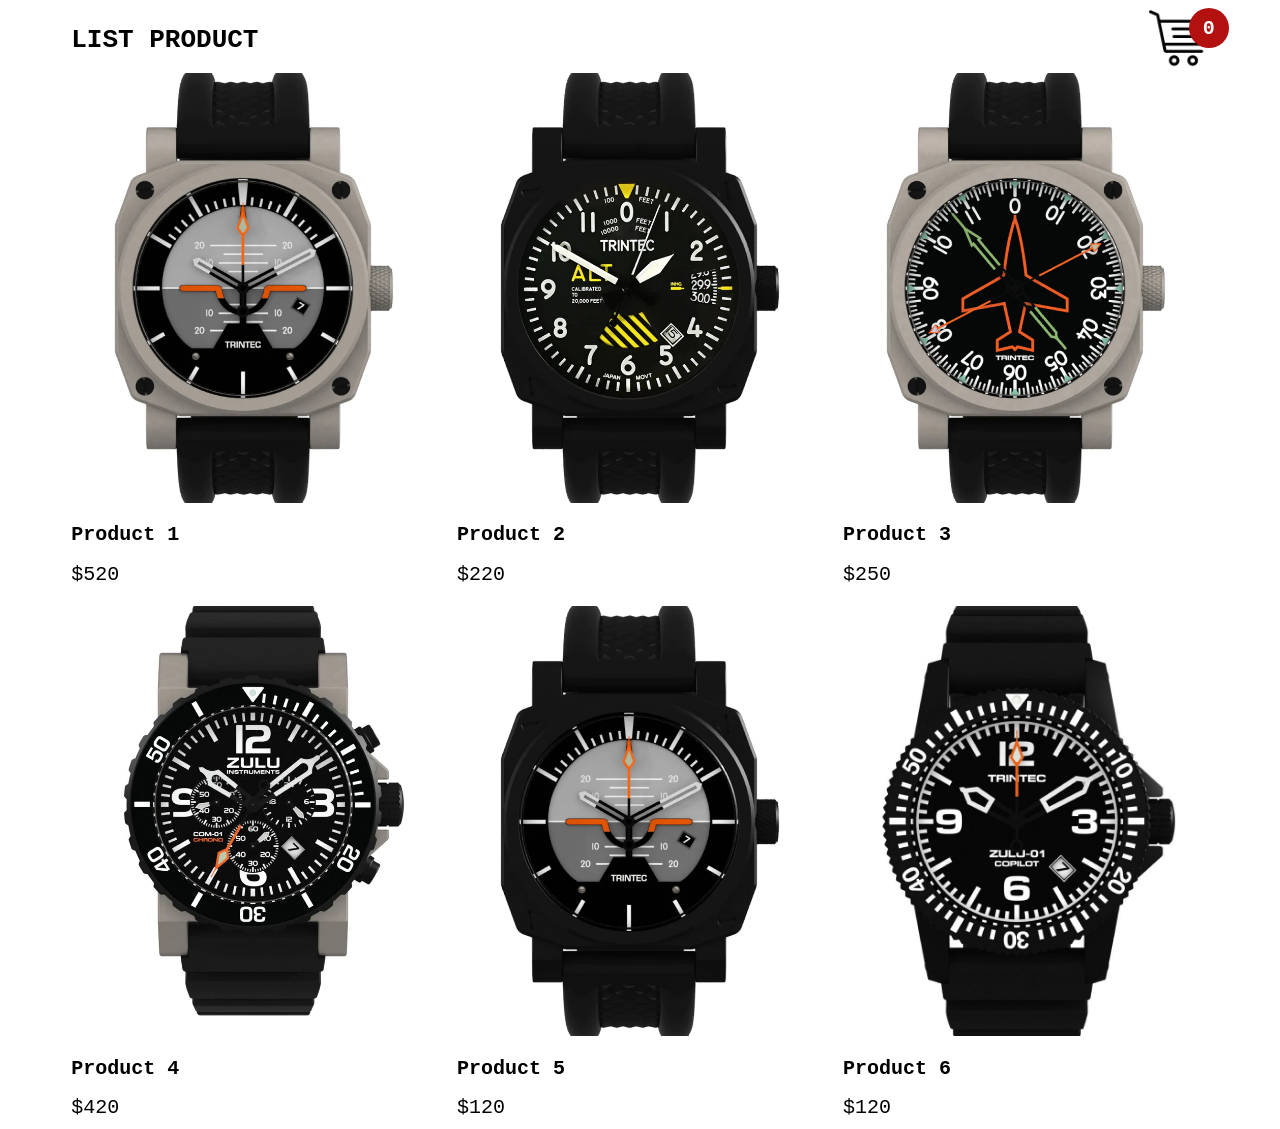
<file: CART WATCH/index.html>
<!DOCTYPE html>
<html lang="en">
<head>
    <meta charset="UTF-8">
    <meta name="viewport" content="width=device-width, initial-scale=1.0">
    <title>Document</title>
    <link rel="stylesheet" href="style.css">
</head>
<body>

    <div class="container">
        <header>
            <h1>LIST PRODUCT</h1>
            <div class="iconCart">
                <img src="icon.png">
                <div class="totalQuantity">0</div>
            </div>
        </header>

        <div class="listProduct">

            <div class="item">
                <img src="1.webp" alt="">
                <h2>CoPilot / Black / Automatic</h2>
                <div class="price">Rs.550</div>
                <button>Add To Cart</button>
            </div>

        </div>
    </div>

    <div class="cart">
        <h2>
            CART
        </h2>

        <div class="listCart">


            <div class="item">
                <img src="1.webp">
                <div class="content">
                    <div class="name">CoPilot / Black / Automatic</div>
                    <div class="price">550 / 1 product</div>
                </div>
                <div class="quantity">
                    <button>-</button>
                    <span class="value">3</span>
                    <button>+</button>
                </div>
            </div>


        </div>

        <div class="buttons">
            <div class="close">
                CLOSE
            </div>
            <div class="checkout">
                <a href="checkout.html">CHECKOUT</a>
            </div>
        </div>
    </div>


    <script src="app.js"></script>
    
</body>
</html>
</file>
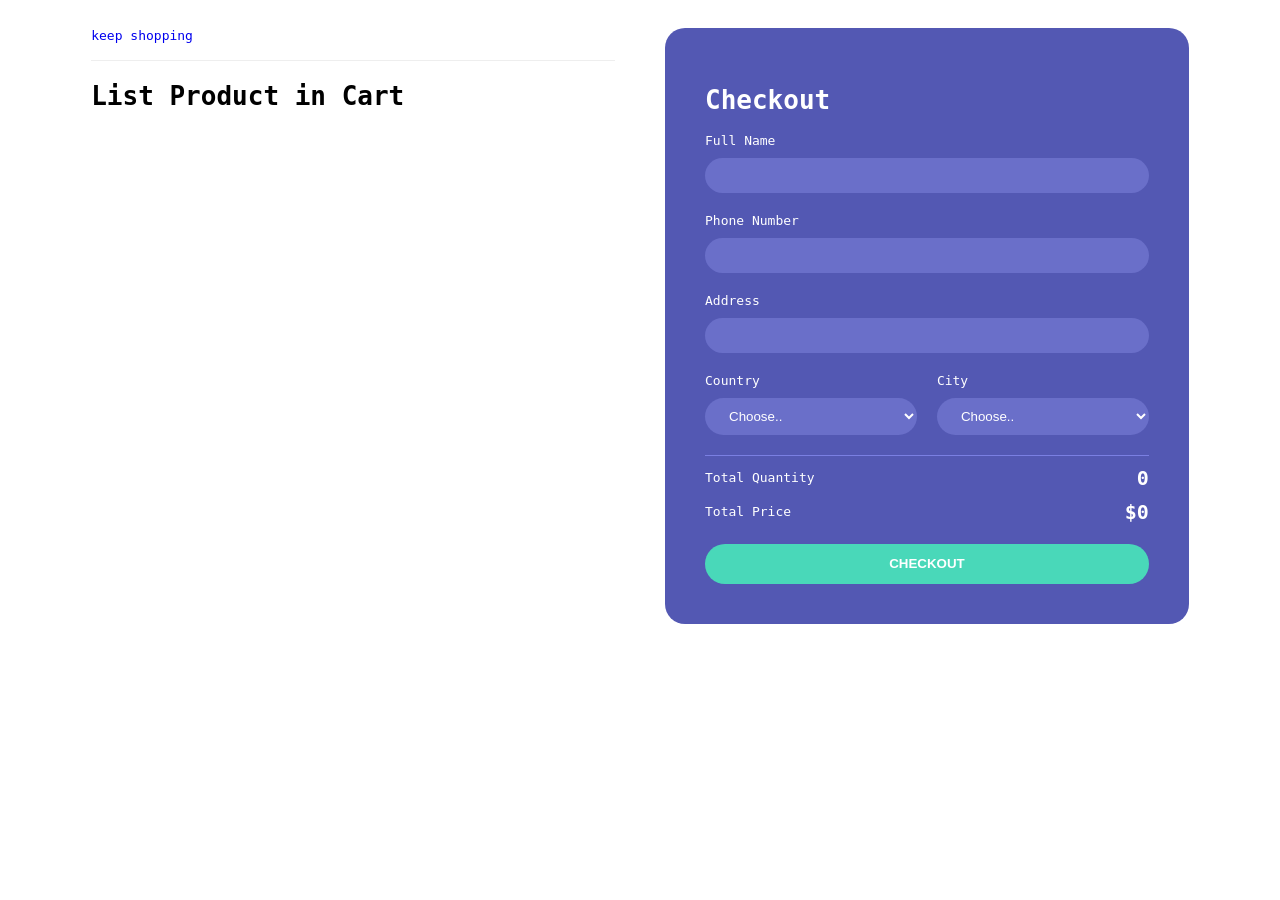
<file: CART WATCH/checkout.html>
<!DOCTYPE html>
<html lang="en">
<head>
    <meta charset="UTF-8">
    <meta name="viewport" content="width=device-width, initial-scale=1.0">
    <title>Document</title>
    <link rel="stylesheet" href="style.css">
</head>
<body>
    
<div class="container">
    <div class="checkoutLayout">

        
        <div class="returnCart">
            <a href="/">keep shopping</a>
            <h1>List Product in Cart</h1>
            <div class="list">

                <div class="item">
                    <img src="1.webp">
                    <div class="info">
                        <div class="name">PRODUCT 1</div>
                        <div class="price">22/1 product</div>
                    </div>
                    <div class="quantity">5</div>
                    <div class="returnPrice">Rs.433.3</div>
                </div>

            </div>
        </div>


        <div class="right">
            <h1>Checkout</h1>

            <div class="form">
                <div class="group">
                    <label for="name">Full Name</label>
                    <input type="text" name="name" id="name">
                </div>
    
                <div class="group">
                    <label for="phone">Phone Number</label>
                    <input type="text" name="phone" id="phone">
                </div>
    
                <div class="group">
                    <label for="address">Address</label>
                    <input type="text" name="address" id="address">
                </div>
    
                <div class="group">
                    <label for="country">Country</label>
                    <select name="country" id="country">
                        <option value="">Choose..</option>
                        <option value="">Kingdom</option>
                    </select>
                </div>
    
                <div class="group">
                    <label for="city">City</label>
                    <select name="city" id="city">
                        <option value="">Choose..</option>
                        <option value="">London</option>
                    </select>
                </div>
            </div>
            <div class="return">
                <div class="row">
                    <div>Total Quantity</div>
                    <div class="totalQuantity">70</div>
                </div>
                <div class="row">
                    <div>Total Price</div>
                    <div class="totalPrice">Rs.900</div>
                </div>
            </div>
            <button class="buttonCheckout">CHECKOUT</button>
            </div>
    </div>
</div>


<script src="checkout.js"></script>

</body>
</html>
</file>
<file: CART WATCH/style.css>
body{
    font-family: monospace;
    overflow-x: hidden;
    font-synthesis: 15px;
}
a{
    text-decoration: none;
}
.container{
    width: 1200px;
    margin: auto;
    max-width: 90%;
    transition: transform 1s;
}
header img{
    width: 60px;
}
header{
    display: flex;
    align-items: center;
    justify-content: space-between;
}
header .iconCart{
    position: relative;
    z-index: 1;
}
header .totalQuantity{
    position: absolute;
    top: 0;
    right: 0;
    font-size: x-large;
    background-color: #b31010;
    width: 40px;
    height: 40px;
    color: #fff;
    font-weight: bold;
    display: flex;
    justify-content: center;
    align-items: center;
    border-radius: 50%;
    transform: translateX(20px);
}
.listProduct{
    display: grid;
    grid-template-columns: repeat(3, 1fr);
    gap: 20px;
}
.listProduct .item img{
    width: 100%;
        height: 430px;
    object-fit: cover;
}
.listProduct .item{
    position: relative;
}
.listProduct .item h2{
    font-weight: 700;
    font-size: x-large;
}
.listProduct .item .price{
    font-size: x-large;
}

.listProduct .item button{
    position: absolute;
    top: 50%;
    left: 50%;
    background-color: #e6572c;
    color: #fff;
    width: 50%;
    border: none;
    padding: 20px 30px;
    box-shadow: 0 10px 50px #000;
    cursor: pointer;
    transform: translateX(-50%) translateY(100px);
    opacity: 0;
}
.listProduct .item:hover button{
    transition:  0.5s;
    opacity: 1;
    transform: translateX(-50%) translateY(0);
}
.cart{
    color: #fff;
    position: fixed;
    width: 400px;
    max-width: 80vw;
    height: 100vh;
    background-color: #0E0F11;
    top: 0px;
    right: -100%;
    display: grid;
    grid-template-rows: 50px 1fr 50px;
    gap: 20px;
    transition: right 1s;
}

.cart .buttons .checkout{
    background-color: #E8BC0E;
    color: #000;
}
.cart h2{
    color: #E8BC0E;
    padding: 20px;
    height: 30px;
    margin: 0;
}


.cart .listCart .item{
    display: grid;
    grid-template-columns: 50px 1fr 70px;
    align-items: center;
    gap: 20px;
    margin-bottom: 20px;
    
}
.cart .listCart img{
    width: 100%;
    height: 70px;
    object-fit: cover;
    border-radius: 10px;
}
.cart .listCart .item .name{
    font-weight: bold;
}
.cart .listCart .item .quantity{
    display: flex;
    justify-content: end;
    align-items: center;
}
.cart .listCart .item .quantity span{
    display: block;
    width: 50px;
    text-align: center;
}

.cart .listCart{
    padding: 20px;
    overflow: auto;
}
.cart .listCart::-webkit-scrollbar{
    width: 0;
}

.cart .buttons{
    display: grid;
    grid-template-columns: repeat(2, 1fr);
    text-align: center;
}
.cart .buttons div{
    background-color: #000;
    display: flex;
    justify-content: center;
    align-items: center;
    font-weight: bold;
    cursor: pointer;
}
.cart .buttons a{
    color: #fff;
    text-decoration: none;
}
.checkoutLayout{
    display: grid;
    grid-template-columns: repeat(2, 1fr);
    gap: 50px;
    padding: 20px;
}
.checkoutLayout .right{
    background-color: #5358B3;
    border-radius: 20px;
    padding: 40px;
    color: #fff;
}
.checkoutLayout .right .form{
    display: grid;
    grid-template-columns: repeat(2, 1fr);
    gap: 20px;
    border-bottom: 1px solid #7a7fe2;
    padding-bottom: 20px;
}
.checkoutLayout .form h1,
.checkoutLayout .form .group:nth-child(-n+3){
    grid-column-start: 1;
    grid-column-end: 3;
}
.checkoutLayout .form input, 
.checkoutLayout .form select
{
    width: 100%;
    padding: 10px 20px;
    box-sizing: border-box;
    border-radius: 20px;
    margin-top: 10px;
    border:none;
    background-color: #6a6fc9;
    color: #fff;
}
.checkoutLayout .right .return .row{
    display: flex;
    justify-content: space-between;
    align-items: center;
    margin-top: 10px;
}
.checkoutLayout .right .return .row div:nth-child(2){
    font-weight: bold;
    font-size: x-large;
}
.buttonCheckout{
    width: 100%;
    height: 40px;
    border: none;
    border-radius: 20px;
    background-color: #49D8B9;
    margin-top: 20px;
    font-weight: bold;
    color: #fff;


}
.returnCart h1{
    border-top: 1px solid #eee;  
    padding: 20px 0;
}
.returnCart .list .item img{
    height: 80px;
}
.returnCart .list .item{
    display: grid;
    grid-template-columns: 80px 1fr  50px 80px;
    align-items: center;
    gap: 20px;
    margin-bottom: 30px;
    padding: 0 10px;
    box-shadow: 0 10px 20px #5555;
    border-radius: 20px;
}
.returnCart .list .item .name,
.returnCart .list .item .returnPrice{
    font-size: large;
    font-weight: bold;
}
</file>
